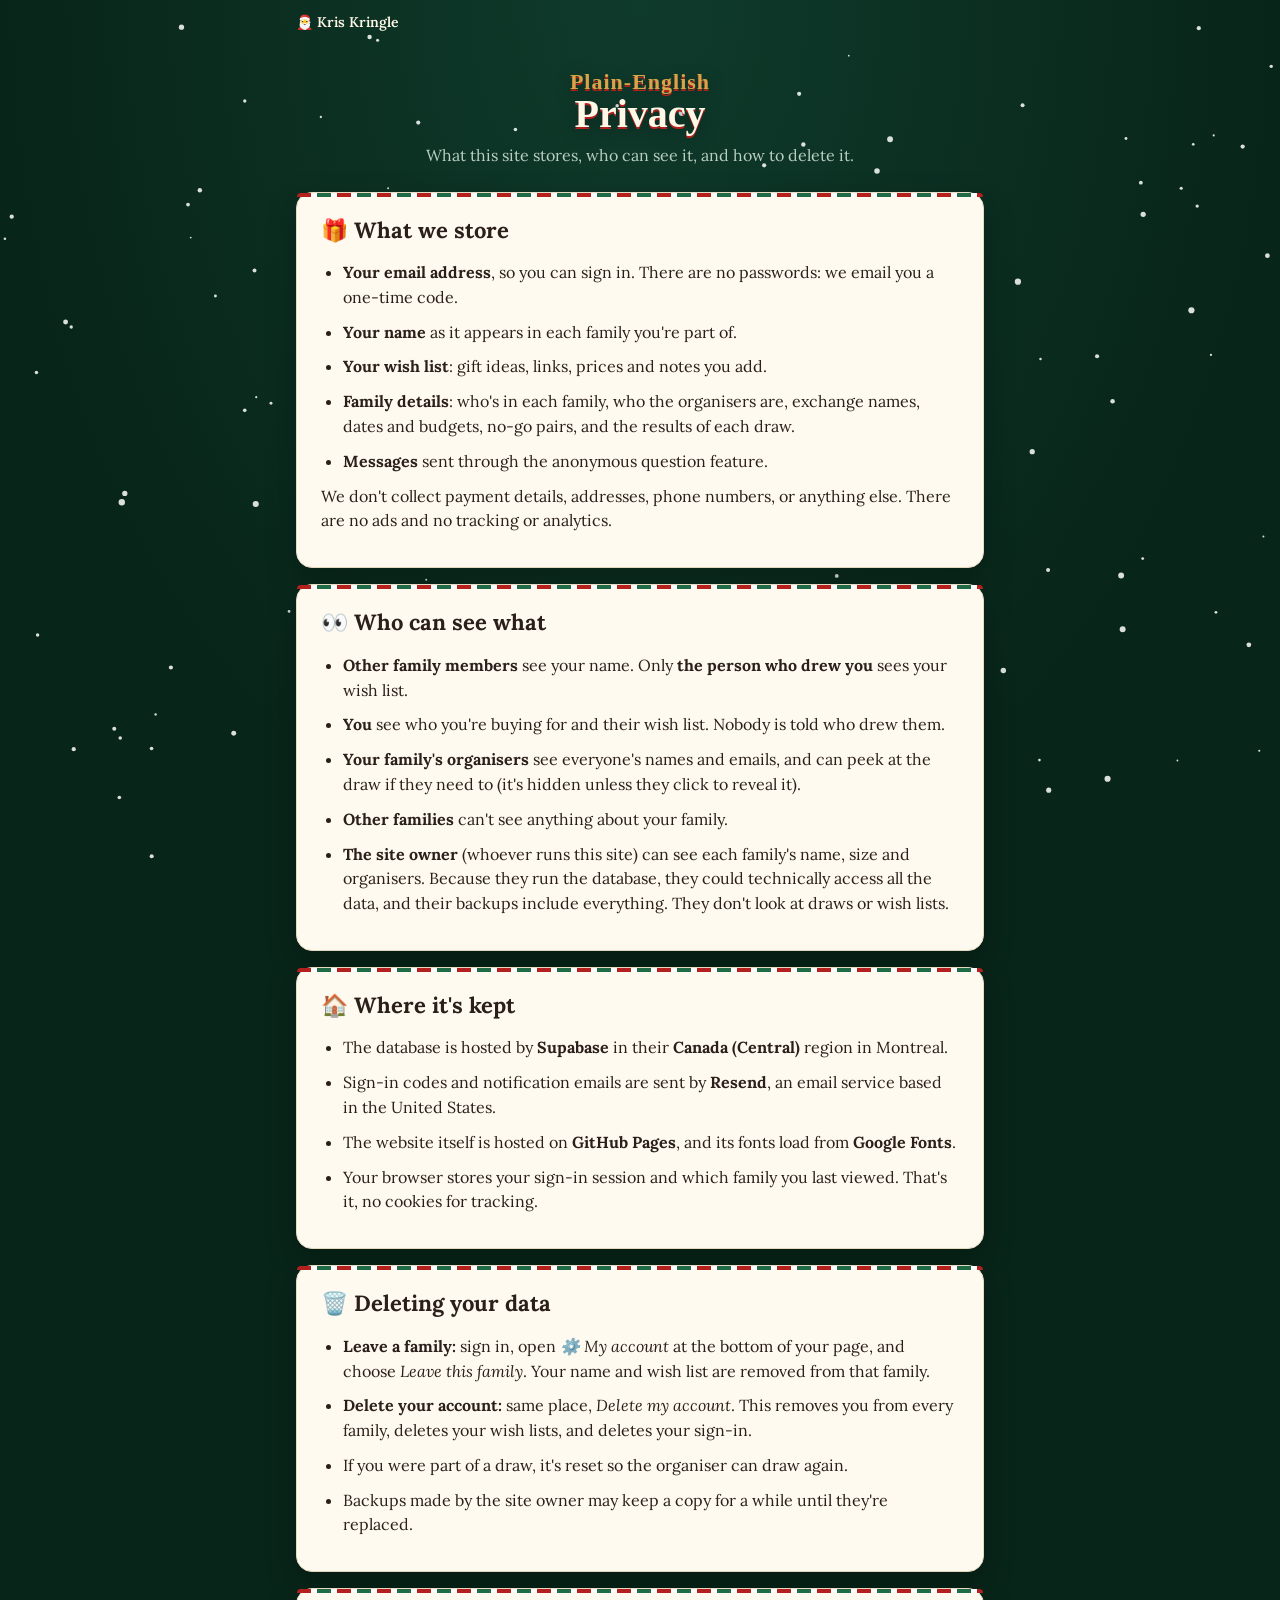
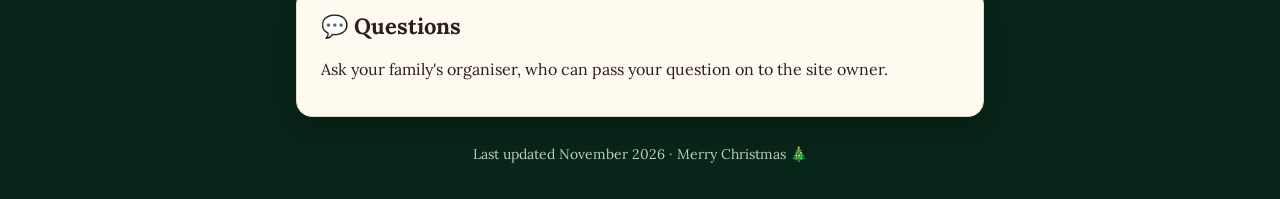
<file: privacy.html>
<!DOCTYPE html>
<html lang="en">
<head>
<meta charset="UTF-8">
<link rel="icon" href="favicon.svg" type="image/svg+xml">
<link rel="apple-touch-icon" href="apple-touch-icon.png">
<meta name="theme-color" content="#0f3b2c">
<meta name="viewport" content="width=device-width, initial-scale=1">
<meta name="format-detection" content="telephone=no, email=no, address=no">
<title>Privacy · Kris Kringle</title>
<link rel="preconnect" href="https://fonts.googleapis.com">
<link rel="preconnect" href="https://fonts.gstatic.com" crossorigin>
<link href="https://fonts.googleapis.com/css2?family=Mountains+of+Christmas:wght@700&family=Lora:wght@400;600&display=swap" rel="stylesheet">
<link rel="stylesheet" href="theme.css?v=2026-11-22k">
<style>
  .policy h2 { margin-top: 0; }
  .policy p, .policy li { margin: 0 0 10px; }
  .policy ul { padding-left: 22px; margin: 0 0 6px; }
</style>
</head>
<body>
<canvas id="snow"></canvas>
<nav class="topbar"><a class="brand" href="./">🎅 Kris Kringle</a></nav>
<main class="policy">
  <header class="compact">
    <h1><span class="family">Plain-English</span>Privacy</h1>
    <p class="sub">What this site stores, who can see it, and how to delete it.</p>
  </header>

  <section>
    <h2>🎁 What we store</h2>
    <ul>
      <li><strong>Your email address</strong>, so you can sign in. There are no passwords: we email you a one-time code.</li>
      <li><strong>Your name</strong> as it appears in each family you're part of.</li>
      <li><strong>Your wish list</strong>: gift ideas, links, prices and notes you add.</li>
      <li><strong>Family details</strong>: who's in each family, who the organisers are, exchange names, dates and budgets, no-go pairs, and the results of each draw.</li>
      <li><strong>Messages</strong> sent through the anonymous question feature.</li>
    </ul>
    <p>We don't collect payment details, addresses, phone numbers, or anything else. There are no ads and no tracking or analytics.</p>
  </section>

  <section>
    <h2>👀 Who can see what</h2>
    <ul>
      <li><strong>Other family members</strong> see your name. Only <strong>the person who drew you</strong> sees your wish list.</li>
      <li><strong>You</strong> see who you're buying for and their wish list. Nobody is told who drew them.</li>
      <li><strong>Your family's organisers</strong> see everyone's names and emails, and can peek at the draw if they need to (it's hidden unless they click to reveal it).</li>
      <li><strong>Other families</strong> can't see anything about your family.</li>
      <li><strong>The site owner</strong> (whoever runs this site) can see each family's name, size and organisers. Because they run the database, they could technically access all the data, and their backups include everything. They don't look at draws or wish lists.</li>
    </ul>
  </section>

  <section>
    <h2>🏠 Where it's kept</h2>
    <ul>
      <li>The database is hosted by <strong>Supabase</strong> in their <strong>Canada (Central)</strong> region in Montreal.</li>
      <li>Sign-in codes and notification emails are sent by <strong>Resend</strong>, an email service based in the United States.</li>
      <li>The website itself is hosted on <strong>GitHub Pages</strong>, and its fonts load from <strong>Google Fonts</strong>.</li>
      <li>Your browser stores your sign-in session and which family you last viewed. That's it, no cookies for tracking.</li>
    </ul>
  </section>

  <section>
    <h2>🗑️ Deleting your data</h2>
    <ul>
      <li><strong>Leave a family:</strong> sign in, open <em>⚙️ My account</em> at the bottom of your page, and choose <em>Leave this family</em>. Your name and wish list are removed from that family.</li>
      <li><strong>Delete your account:</strong> same place, <em>Delete my account</em>. This removes you from every family, deletes your wish lists, and deletes your sign-in.</li>
      <li>If you were part of a draw, it's reset so the organiser can draw again.</li>
      <li>Backups made by the site owner may keep a copy for a while until they're replaced.</li>
    </ul>
  </section>

  <section>
    <h2>💬 Questions</h2>
    <p>Ask your family's organiser, who can pass your question on to the site owner.</p>
  </section>

  <footer>Last updated November 2026 · Merry Christmas 🎄</footer>
</main>
<script>
// Falling snow (same as the other pages, without needing the sign-in scripts)
(() => {
  const c = document.getElementById("snow");
  if (!c || matchMedia("(prefers-reduced-motion: reduce)").matches) return;
  const ctx = c.getContext("2d"); let flakes = [];
  function size() {
    c.width = innerWidth; c.height = innerHeight;
    flakes = Array.from({ length: Math.min(140, Math.floor(innerWidth / 8)) }, () => ({
      x: Math.random() * c.width, y: Math.random() * c.height, r: Math.random() * 2.4 + 0.8, s: Math.random() * 0.8 + 0.3, d: Math.random() * Math.PI * 2 }));
  }
  function tick() {
    ctx.clearRect(0, 0, c.width, c.height); ctx.fillStyle = "rgba(255,255,255,0.85)";
    for (const f of flakes) { f.y += f.s; f.d += 0.01; f.x += Math.sin(f.d) * 0.4; if (f.y > c.height + 4) { f.y = -4; f.x = Math.random() * c.width; } ctx.beginPath(); ctx.arc(f.x, f.y, f.r, 0, Math.PI * 2); ctx.fill(); }
    requestAnimationFrame(tick);
  }
  addEventListener("resize", size); size(); tick();
})();
</script>
</body>
</html>
</file>
<file: theme.css>
/* =========================================================================
   Kris Kringle: one shared design system for every page.
   Scales: type 13/14/16/18/22, spacing 4/8/12/16/24/32, radius 10/16.
   ========================================================================= */

:root {
  /* Colour */
  --pine: #0f3b2c; --pine-deep: #082519;
  --card: #fffaf0; --card-2: #f6eedd; --ink: #2a1f1a; --muted: #6f6052;
  --line: #e6d9c2; --field: #ffffff;
  --accent: #b3201e; --accent-hover: #9a1a18; --accent-ink: #ffffff;
  --green: #1e6b45; --gold: #d4a64a;
  --on-pine: #fff8e6; --on-pine-muted: #b9cfc1;
  /* Type */
  --fs-xs: 13px; --fs-sm: 14px; --fs-md: 16px; --fs-lg: 18px; --fs-xl: 22px;
  /* Spacing */
  --s1: 4px; --s2: 8px; --s3: 12px; --s4: 16px; --s5: 24px; --s6: 32px;
  /* Shape */
  --r-sm: 10px; --r-lg: 16px;
  --shadow: 0 10px 30px rgba(0,0,0,.25);
}
@media (prefers-color-scheme: dark) {
  :root {
    --card: #1d2a24; --card-2: #24342c; --ink: #f2ead8; --muted: #b3a690;
    --line: #33443b; --field: #15211b;
    --accent: #e04a43; --accent-hover: #c93e38; --green: #6fcf97;
  }
}

* { box-sizing: border-box; }
html { -webkit-text-size-adjust: 100%; }
body {
  margin: 0; min-height: 100vh; color: var(--ink);
  background: radial-gradient(ellipse at top, var(--pine) 0%, var(--pine-deep) 70%) fixed, var(--pine-deep);
  font: var(--fs-md)/1.55 Lora, Georgia, serif;
}
a { color: var(--green); }
.hidden { display: none !important; }
#snow { position: fixed; inset: 0; pointer-events: none; z-index: 0; }
main { position: relative; z-index: 1; max-width: 720px; margin: 0 auto; padding: var(--s5) var(--s4) var(--s6); }

/* ---------- Top navigation ---------- */
.topbar {
  position: relative; z-index: 2; display: flex; align-items: center; gap: var(--s4);
  max-width: 720px; margin: 0 auto; padding: var(--s3) var(--s4) 0; color: var(--on-pine); font-size: var(--fs-sm);
}
.topbar a { color: var(--on-pine); text-decoration: none; }
.topbar .brand { font-weight: 600; white-space: nowrap; }
.nav-links { display: flex; gap: var(--s1); flex-wrap: wrap; }
.nav-links a { padding: 6px 10px; border-radius: 999px; color: var(--on-pine-muted); }
.nav-links a:hover { color: var(--on-pine); background: rgba(255,255,255,.08); }
.nav-links a.active { color: var(--on-pine); background: rgba(255,255,255,.14); }
.topbar .spacer { flex: 1; }
.topbar .whoami { color: var(--on-pine-muted); overflow: hidden; text-overflow: ellipsis; white-space: nowrap; max-width: 220px; }
.topbar button.link { color: var(--on-pine); }

/* ---------- Page header ---------- */
header { text-align: center; color: var(--on-pine); margin: var(--s4) 0 var(--s5); }
.lights { font-size: 20px; letter-spacing: 6px; margin-bottom: var(--s1); }
.lights span { display: inline-block; animation: twinkle 1.6s ease-in-out infinite; }
.lights span:nth-child(2n) { animation-delay: .4s; } .lights span:nth-child(3n) { animation-delay: .8s; }
@keyframes twinkle { 50% { opacity: .35; transform: scale(.85); } }
@media (prefers-reduced-motion: reduce) { .lights span { animation: none; } }
h1 {
  font-family: "Mountains of Christmas", Georgia, serif; font-weight: 700;
  font-size: clamp(36px, 8vw, 54px); line-height: 1.05; margin: 0 0 var(--s2);
  color: var(--on-pine); text-shadow: 0 2px 0 var(--accent), 0 4px 18px rgba(0,0,0,.4);
}
h1 .family { display: block; color: var(--gold); font-size: .55em; letter-spacing: 1px; }
.sub { color: var(--on-pine-muted); margin: 0; font-size: var(--fs-lg); }
/* Inner pages (organiser, super admin, privacy) use a smaller header */
header.compact { margin: var(--s3) 0 var(--s5); }
header.compact h1 { font-size: clamp(30px, 6vw, 40px); }
header.compact .sub { font-size: var(--fs-md); }

/* ---------- Cards ---------- */
section {
  position: relative; overflow: visible;
  background: var(--card); border: 1px solid var(--line); border-radius: var(--r-lg);
  padding: var(--s5); margin-bottom: var(--s4); box-shadow: var(--shadow);
}
section::before {
  content: ""; position: absolute; top: 0; left: 0; right: 0; height: 4px; border-radius: var(--r-lg) var(--r-lg) 0 0;
  background: repeating-linear-gradient(90deg, var(--accent) 0 14px, #fff 14px 20px, var(--green) 20px 34px, #fff 34px 40px);
}
section > :last-child { margin-bottom: 0; }
h2 {
  font-size: var(--fs-xl); line-height: 1.25; margin: 0 0 var(--s4);
  display: flex; justify-content: space-between; align-items: baseline; gap: var(--s3); flex-wrap: wrap;
}
h2 small { font-weight: 400; color: var(--muted); font-size: var(--fs-sm); }
h3 { font-size: var(--fs-lg); line-height: 1.3; margin: var(--s5) 0 var(--s3); }
h3:first-child { margin-top: 0; }
section p { margin: 0 0 var(--s3); }
.muted { color: var(--muted); font-size: var(--fs-sm); }
.hint { color: var(--muted); font-size: var(--fs-sm); margin: 0 0 var(--s4); }
.empty { color: var(--muted); font-size: var(--fs-sm); }
.divider { border: 0; border-top: 1px dashed var(--line); margin: var(--s5) 0; }

/* ---------- Layout helpers ---------- */
.stack, form { display: flex; flex-direction: column; gap: var(--s3); }
.row { display: flex; gap: var(--s3); flex-wrap: wrap; align-items: center; }
.row.end { justify-content: flex-end; }
.row.between { justify-content: space-between; }
.actions { display: flex; gap: var(--s2); flex-wrap: wrap; align-items: center; }

/* ---------- Form fields ---------- */
.field { display: flex; flex-direction: column; gap: 6px; flex: 1 1 180px; min-width: 0; }
.field.narrow { flex: 0 1 160px; }
.field > label { font-size: var(--fs-sm); font-weight: 600; color: var(--muted); }
input[type=text], input[type=email], input[type=tel], input[type=url], input[type=number], input[type=date], select, textarea {
  width: 100%; min-width: 0; min-height: 44px; padding: 10px 12px; font: inherit; font-size: var(--fs-md); color: var(--ink);
  background: var(--field); border: 1px solid var(--line); border-radius: var(--r-sm);
}
textarea { resize: vertical; min-height: 84px; }
input:focus, select:focus, textarea:focus { outline: 2px solid var(--gold); outline-offset: 1px; border-color: transparent; }
::placeholder { color: var(--muted); opacity: .7; }
label.check { display: inline-flex; align-items: center; gap: var(--s2); color: var(--ink); font-size: var(--fs-sm); cursor: pointer; }
input[type=checkbox] { width: 18px; height: 18px; accent-color: var(--accent); flex: none; }

/* ---------- Buttons ----------
   default = secondary, .primary = the one main action, .link = quiet text action,
   .small = compact, .danger = destructive text action. */
button, .btn {
  display: inline-flex; align-items: center; justify-content: center; gap: var(--s2);
  min-height: 44px; padding: 0 var(--s4); font: inherit; font-size: var(--fs-md); font-weight: 600;
  color: var(--ink); background: var(--card-2); border: 1px solid var(--line); border-radius: var(--r-sm);
  cursor: pointer; text-decoration: none; white-space: nowrap;
}
button:hover, .btn:hover { border-color: var(--muted); }
button:disabled { opacity: .55; cursor: default; }
button.primary, .btn.primary { background: var(--accent); color: var(--accent-ink); border-color: var(--accent); }
button.primary:hover, .btn.primary:hover { background: var(--accent-hover); border-color: var(--accent-hover); }
button.small, .btn.small { min-height: 36px; padding: 0 var(--s3); font-size: var(--fs-sm); }
button.link { background: none; border-color: transparent; color: var(--muted); font-weight: 400; padding: 0 var(--s2); }
button.link:hover { color: var(--ink); text-decoration: underline; }
button.link.inline { min-height: 0; padding: 0; color: var(--accent); text-decoration: underline; font-size: inherit; vertical-align: baseline; }
.danger, button.link.danger { color: var(--accent) !important; }

/* ---------- Lists ---------- */
.list { list-style: none; padding: 0; margin: 0; }
.list > li { display: flex; justify-content: space-between; align-items: center; gap: var(--s3); padding: var(--s3) 0; border-top: 1px dashed var(--line); flex-wrap: wrap; }
.list > li:first-child { border-top: none; padding-top: 0; }
.list > li > .grow { flex: 1 1 240px; min-width: 0; }
.list .name { font-weight: 600; }
.wish-title { font-weight: 600; }
.wish-title a { color: var(--green); }
.list > li.bought .wish-title { text-decoration: line-through; opacity: .6; }
.bought-box { margin-left: auto; }

/* Person rows on the organiser page */
.person { align-items: flex-start !important; flex-wrap: nowrap !important; }
.person .meta { color: var(--muted); font-size: var(--fs-sm); overflow-wrap: anywhere; }
.person .badge { margin-top: 6px; }

/* ---------- Chips, badges, messages ---------- */
.chips { display: flex; flex-wrap: wrap; gap: var(--s2); }
.chip {
  display: inline-flex; align-items: center; gap: var(--s2); background: var(--card-2);
  border: 1px solid var(--line); border-radius: 999px; padding: 6px 14px; cursor: pointer; font-size: var(--fs-sm);
}
.badge { display: inline-block; font-size: var(--fs-xs); padding: 2px 10px; border-radius: 999px; background: var(--card-2); color: var(--muted); border: 1px solid var(--line); }
.badge.ok { color: var(--green); border-color: color-mix(in srgb, var(--green) 40%, transparent); }
.badge.warn { color: var(--accent); border-color: color-mix(in srgb, var(--accent) 40%, transparent); }
.msg { margin: var(--s3) 0 0; padding: 10px 14px; border-radius: var(--r-sm); font-size: var(--fs-sm); }
.msg.err { background: color-mix(in srgb, var(--accent) 12%, transparent); color: var(--accent); }
.msg.ok { background: color-mix(in srgb, var(--green) 14%, transparent); color: var(--green); }

/* ---------- "⋯" overflow menu ---------- */
details.menu { position: relative; }
details.menu > summary { list-style: none; }
details.menu > summary::-webkit-details-marker { display: none; }
details.menu > summary {
  display: inline-flex; align-items: center; justify-content: center; min-height: 36px; min-width: 40px; padding: 0 var(--s3);
  border: 1px solid var(--line); border-radius: var(--r-sm); background: var(--card-2); cursor: pointer; font-weight: 700; letter-spacing: 1px;
}
.menu-pop {
  position: absolute; right: 0; top: calc(100% + 6px); z-index: 5; min-width: 200px;
  display: flex; flex-direction: column; padding: var(--s1); background: var(--card); border: 1px solid var(--line);
  border-radius: var(--r-sm); box-shadow: 0 12px 30px rgba(0,0,0,.25);
}
.menu-pop button { justify-content: flex-start; background: none; border: none; min-height: 40px; font-weight: 400; font-size: var(--fs-sm); padding: 0 var(--s3); border-radius: 8px; }
.menu-pop button:hover { background: var(--card-2); }

/* ---------- Personal page ---------- */
.big { font-family: "Mountains of Christmas", Georgia, serif; font-size: 44px; line-height: 1.1; color: var(--accent); margin: var(--s1) 0 var(--s2); }
.gate { text-align: center; padding: var(--s2) 0; }
.gate-gift { font-size: 48px; line-height: 1; margin-bottom: var(--s3); }
.gate .muted { margin: var(--s3) auto 0; max-width: 420px; }
.msgbox { margin-top: var(--s5); padding-top: var(--s4); border-top: 1px dashed var(--line); }
.thread { list-style: none; padding: 0; margin: 0 0 var(--s3); display: flex; flex-direction: column; gap: var(--s2); }
.thread li { max-width: 85%; padding: var(--s2) var(--s3); border-radius: 12px; background: var(--card-2); border: 1px solid var(--line); }
.thread li.mine { align-self: flex-end; background: color-mix(in srgb, var(--green) 14%, var(--card)); }
.thread li.theirs { align-self: flex-start; }
.thread li.nudge { align-self: center; max-width: 100%; background: none; border: none; color: var(--muted); font-size: var(--fs-sm); }
.thread .who { display: block; font-size: var(--fs-xs); font-weight: 600; color: var(--muted); margin-bottom: 2px; }
.steps { margin: 0; padding-left: 22px; }
.steps li { margin: 0 0 var(--s2); padding-left: var(--s1); }
details.account > summary { cursor: pointer; font-size: var(--fs-lg); font-weight: 600; }
details.account[open] > summary { margin-bottom: var(--s4); }

/* Family tabs */
.tabs { display: flex; gap: var(--s2); flex-wrap: wrap; justify-content: center; margin: calc(-1 * var(--s2)) 0 var(--s5); }
.tabs .tab { background: rgba(255,255,255,.08); color: var(--on-pine); border-color: rgba(255,255,255,.25); border-radius: 999px; min-height: 38px; font-size: var(--fs-sm); }
.tabs .tab.active { background: var(--gold); color: #2a1f1a; border-color: var(--gold); }

/* Draw results table (organiser) */
table { width: 100%; border-collapse: collapse; margin-top: var(--s3); }
td { padding: 10px 4px; border-top: 1px dashed var(--line); vertical-align: middle; }
td.arrow { color: var(--gold); width: 36px; text-align: center; }

/* ---------- Footer ---------- */
footer { text-align: center; color: var(--on-pine-muted); font-size: var(--fs-sm); margin-top: var(--s5); line-height: 1.9; }
footer a { color: var(--on-pine); }

/* ---------- Phones ---------- */
@media (max-width: 600px) {
  main { padding: var(--s3) var(--s4) var(--s6); }
  section { padding: var(--s5) var(--s4) var(--s4); }
  h2 { font-size: 20px; }
  .big { font-size: 38px; }
  .topbar { gap: var(--s2); flex-wrap: wrap; }
  .topbar .whoami { display: none; }
  .nav-links { order: 3; flex-basis: 100%; }
  .field, .field.narrow { flex-basis: 100%; }
  .row > button, .row > .btn { flex: 1 1 auto; }
  .row.end > button, .actions > button, .actions > .btn { flex: 0 0 auto; }
  .chip { padding: 8px 14px; }
  .person { flex-wrap: wrap !important; }
  /* Draw results: stack each row instead of a cramped table */
  table, tbody, tr, td { display: block; width: 100%; }
  tr { border-top: 1px dashed var(--line); padding: var(--s3) 0; }
  tr:first-child { border-top: none; }
  td { border: none; padding: 2px 0; }
  td.arrow { display: none; }
  td:nth-child(1) strong::after { content: " buys for"; font-weight: 400; color: var(--muted); }
  td:last-child { text-align: left !important; margin-top: var(--s1); }
}

/* ---------- Small utilities ---------- */
.mt { margin-top: var(--s4) !important; }
.note { color: var(--muted); font-size: var(--fs-xs); margin: var(--s2) 0 0; }
.msgbox { display: flex; flex-direction: column; gap: var(--s3); }
.msgbox h3, .msgbox .hint, .msgbox .thread { margin: 0; }
.code-input { font-size: 24px !important; letter-spacing: 8px; text-align: center; }
.spacer { flex: 1; }
/* Buttons sitting next to labelled fields line up with the inputs, not the labels */
.row:has(> .field) { align-items: flex-end; }
td.status { text-align: right; }
/* Fields only share width inside a .row; stacked in a form/column they keep their natural height */
form > .field, .stack > .field, .msgbox .field { flex: 0 0 auto; }

/* ---------- Family board ---------- */
#board { display: flex; flex-direction: column; gap: var(--s4); }
.rules { padding: var(--s3) var(--s4); border-radius: var(--r-sm); background: var(--card-2); border: 1px solid var(--line); }
.rules-text { margin-top: var(--s1); font-weight: 600; }
.poll-q { font-weight: 600; font-size: var(--fs-lg); margin-bottom: var(--s2); }
.poll .msg { margin: 0 0 var(--s2); }
.poll-options { display: flex; flex-direction: column; gap: var(--s2); }
.poll-opt { position: relative; overflow: hidden; justify-content: space-between; font-weight: 400; text-align: left; }
.poll-opt .bar { position: absolute; inset: 0 auto 0 0; background: color-mix(in srgb, var(--gold) 28%, transparent); transition: width .3s; }
.poll-opt .label, .poll-opt .count { position: relative; }
.poll-opt .count { color: var(--muted); font-size: var(--fs-sm); }
.poll-opt.mine { border-color: var(--accent); font-weight: 600; }
.poll-opt.winner { border-color: var(--green); font-weight: 600; }
.poll-opt:disabled { opacity: 1; cursor: default; }
.posts { list-style: none; padding: 0; margin: 0; display: flex; flex-direction: column; gap: var(--s3); }
.posts li { padding-left: var(--s3); border-left: 3px solid var(--gold); }
.post-meta { color: var(--muted); font-size: var(--fs-xs); margin-bottom: 2px; }

/* ---------- Family picker ---------- */
.switch { color: var(--gold) !important; margin-top: var(--s2); font-size: var(--fs-sm); }
.picker { display: flex; flex-direction: column; gap: var(--s3); }
.picker-card {
  display: grid; grid-template-columns: 1fr auto; grid-template-rows: auto auto; align-items: center;
  text-align: left; white-space: normal; min-height: 72px; padding: var(--s3) var(--s4); gap: 2px var(--s3);
}
.picker-name { font-size: var(--fs-lg); font-weight: 600; }
.picker-meta { grid-row: 2; color: var(--muted); font-size: var(--fs-sm); font-weight: 400; }
.picker-go { grid-row: 1 / span 2; grid-column: 2; font-size: 22px; color: var(--accent); }
.picker-card:hover { border-color: var(--accent); }

/* ---------- Tabs inside a family ---------- */
.segmented {
  display: flex; gap: var(--s1); padding: var(--s1); margin: 0 0 var(--s4);
  background: rgba(255,255,255,.08); border: 1px solid rgba(255,255,255,.18); border-radius: 999px;
}
.segmented button {
  flex: 1; position: relative; min-height: 44px; border-radius: 999px; border: none; background: none;
  color: var(--on-pine); font-size: var(--fs-sm);
}
.segmented button:hover { background: rgba(255,255,255,.08); }
.segmented button.active { background: var(--card); color: var(--ink); box-shadow: 0 2px 8px rgba(0,0,0,.25); }
.segmented .dot { position: absolute; top: 8px; right: 12px; width: 8px; height: 8px; border-radius: 50%; background: var(--accent); }
.topbar a.active { text-decoration: underline; }
@media (max-width: 600px) {
  .segmented { position: sticky; top: 8px; z-index: 3; backdrop-filter: blur(6px); background: rgba(8,37,25,.85); }
  .segmented button { font-size: 13px; padding: 0 var(--s2); }
}

/* ---------- Account icon menu (top bar) ---------- */
.topbar { flex-wrap: nowrap; }
.nav-links { flex-wrap: nowrap; overflow-x: auto; scrollbar-width: none; }
.nav-links::-webkit-scrollbar { display: none; }
.nav-links a { white-space: nowrap; }
details.acct > summary {
  min-height: 36px; padding: 0 var(--s3); border-radius: 999px; font-weight: 600; font-size: var(--fs-sm); letter-spacing: 0;
  background: rgba(255,255,255,.12); border-color: rgba(255,255,255,.25); color: var(--on-pine); white-space: nowrap;
}
details.acct > summary:hover, details.acct[open] > summary { background: rgba(255,255,255,.22); }
details.acct .menu-pop { min-width: 220px; }
.menu-email { padding: var(--s2) var(--s3); color: var(--muted); font-size: var(--fs-xs); border-bottom: 1px solid var(--line); margin-bottom: var(--s1); overflow: hidden; text-overflow: ellipsis; white-space: nowrap; }
.menu-pop a { display: flex; align-items: center; min-height: 40px; padding: 0 var(--s3); border-radius: 8px; color: var(--ink) !important; text-decoration: none; font-size: var(--fs-sm); }
.menu-pop a:hover { background: var(--card-2); }
@media (max-width: 600px) {
  .topbar { flex-wrap: nowrap; }
  .nav-links { order: 0; flex-basis: auto; }
}
/* Board sections: Updates, then Polls */
.board-part { display: flex; flex-direction: column; gap: var(--s3); }
.board-part > h3 { margin: 0; font-size: var(--fs-md); text-transform: uppercase; letter-spacing: .06em; color: var(--muted); }
.board-part .poll + .poll { padding-top: var(--s3); border-top: 1px dashed var(--line); }
/* Long updates show 3 lines with "Read more" */
.post-body.clamped { display: -webkit-box; -webkit-line-clamp: 3; line-clamp: 3; -webkit-box-orient: vertical; overflow: hidden; }
.read-more { margin-top: var(--s1); font-size: var(--fs-sm) !important; }
/* Phones: Organise / Super admin move from the top bar into the Account menu */
.menu-nav { display: none; }
@media (max-width: 600px) {
  .nav-links { display: none; }
  .menu-nav:not(:empty) { display: flex; flex-direction: column; border-bottom: 1px solid var(--line); padding-bottom: var(--s1); margin-bottom: var(--s1); }
  .menu-nav a.active { font-weight: 600; }
}
/* The account button reads "Account ▾" on desktop and "☰ Menu" on phones (where it also holds Organise / Super admin) */
.lbl-mob { display: none; }
@media (max-width: 600px) { .lbl-desk { display: none; } .lbl-mob { display: inline; } }
/* Phones auto-link email addresses; the signed-in email in the menu is just a label */
.menu-email, .menu-email a { color: var(--muted) !important; text-decoration: none !important; pointer-events: none; }
</file>
